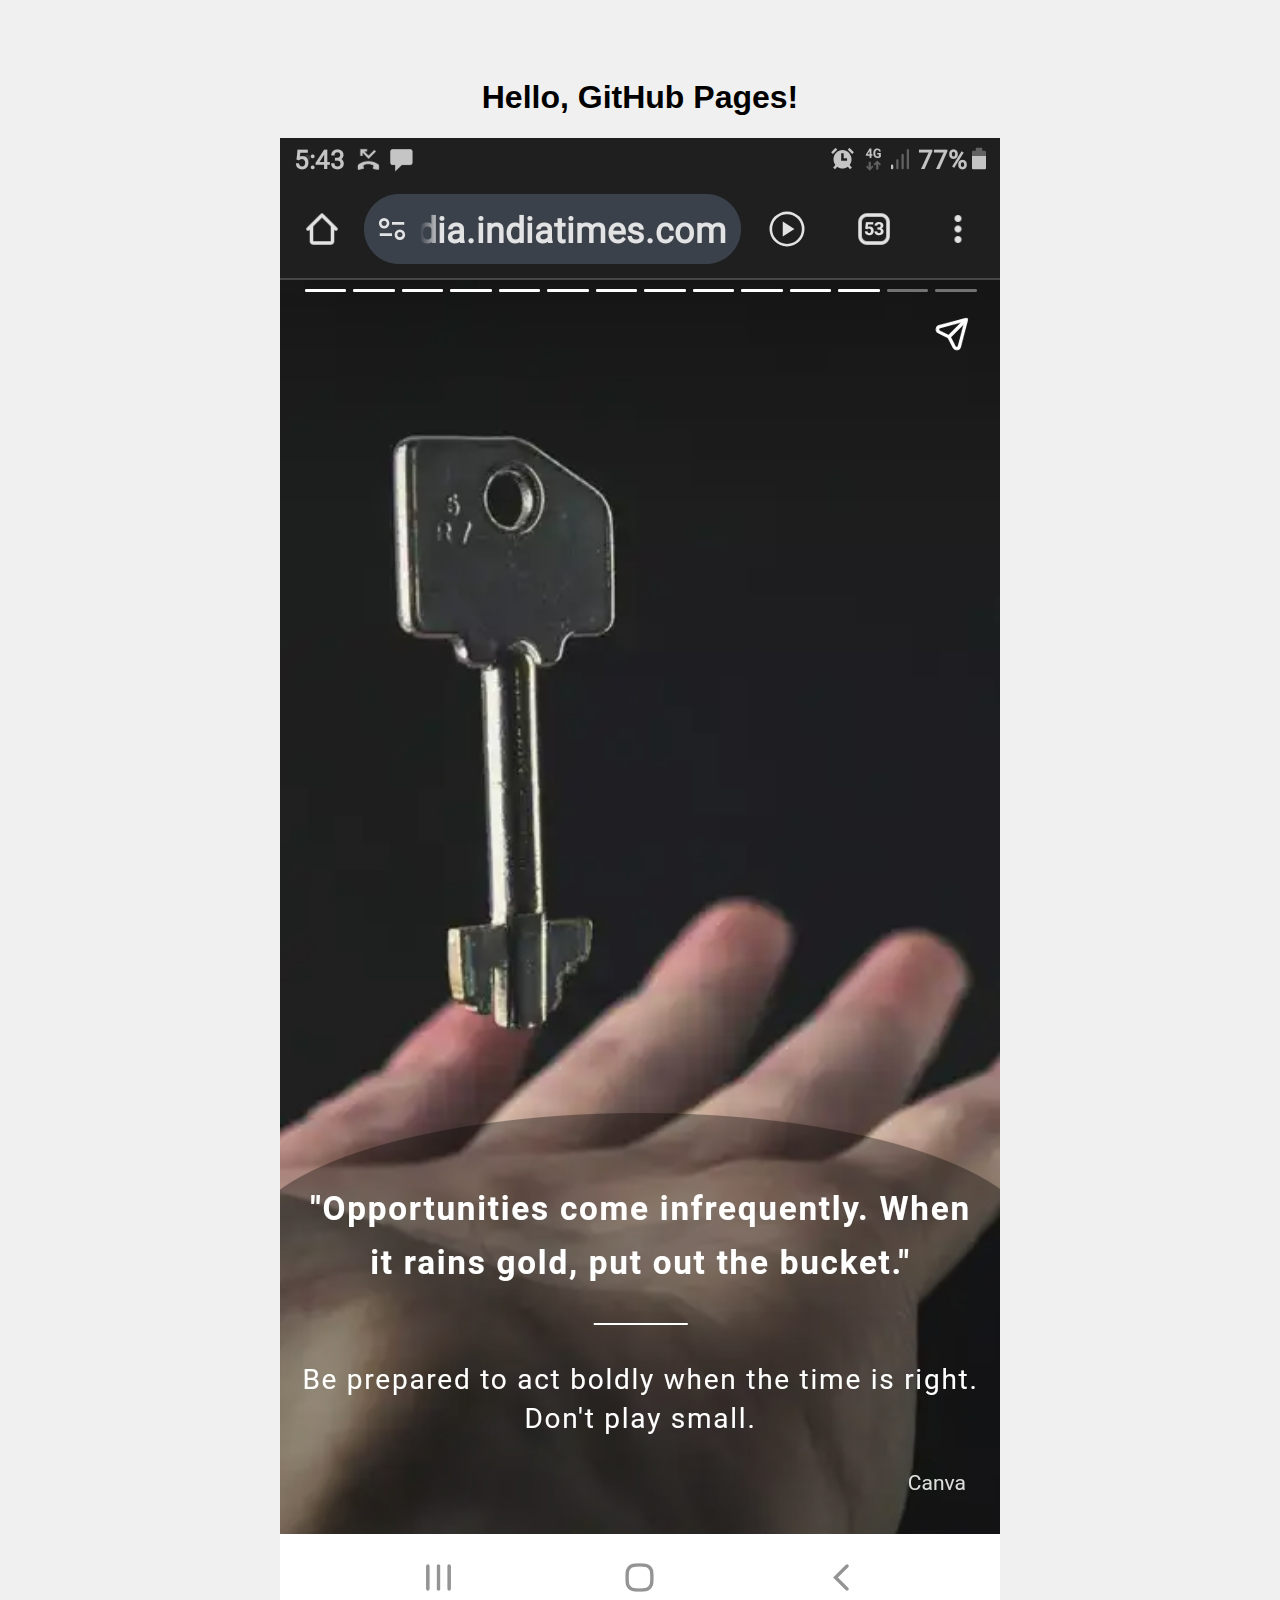
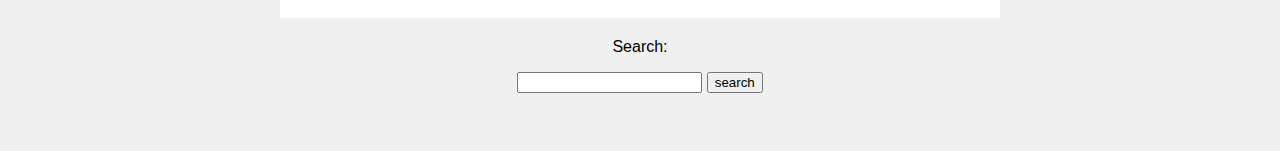
<file: index.html>
<!DOCTYPE html>
<html>
<head><title>Sample Site</title><link rel="stylesheet" href="style.css"></head>
<body>
  <h1 >Hello, GitHub Pages!</h1>
  <p>
    <img src="vs.jpg" alt="Motivational line" >
  </p>
  <form action="https://sammu-vs.github.io/Samiulla/" method="post" >
    <p>Search:</p>
    <input type="search" name="search">
    <input type="submit" value="search">
  </form>
</body>
</html>
</file>
<file: style.css>
body { background: #f0f0f0; font-family: sans-serif; text-align: center; padding: 50px; }
</file>
